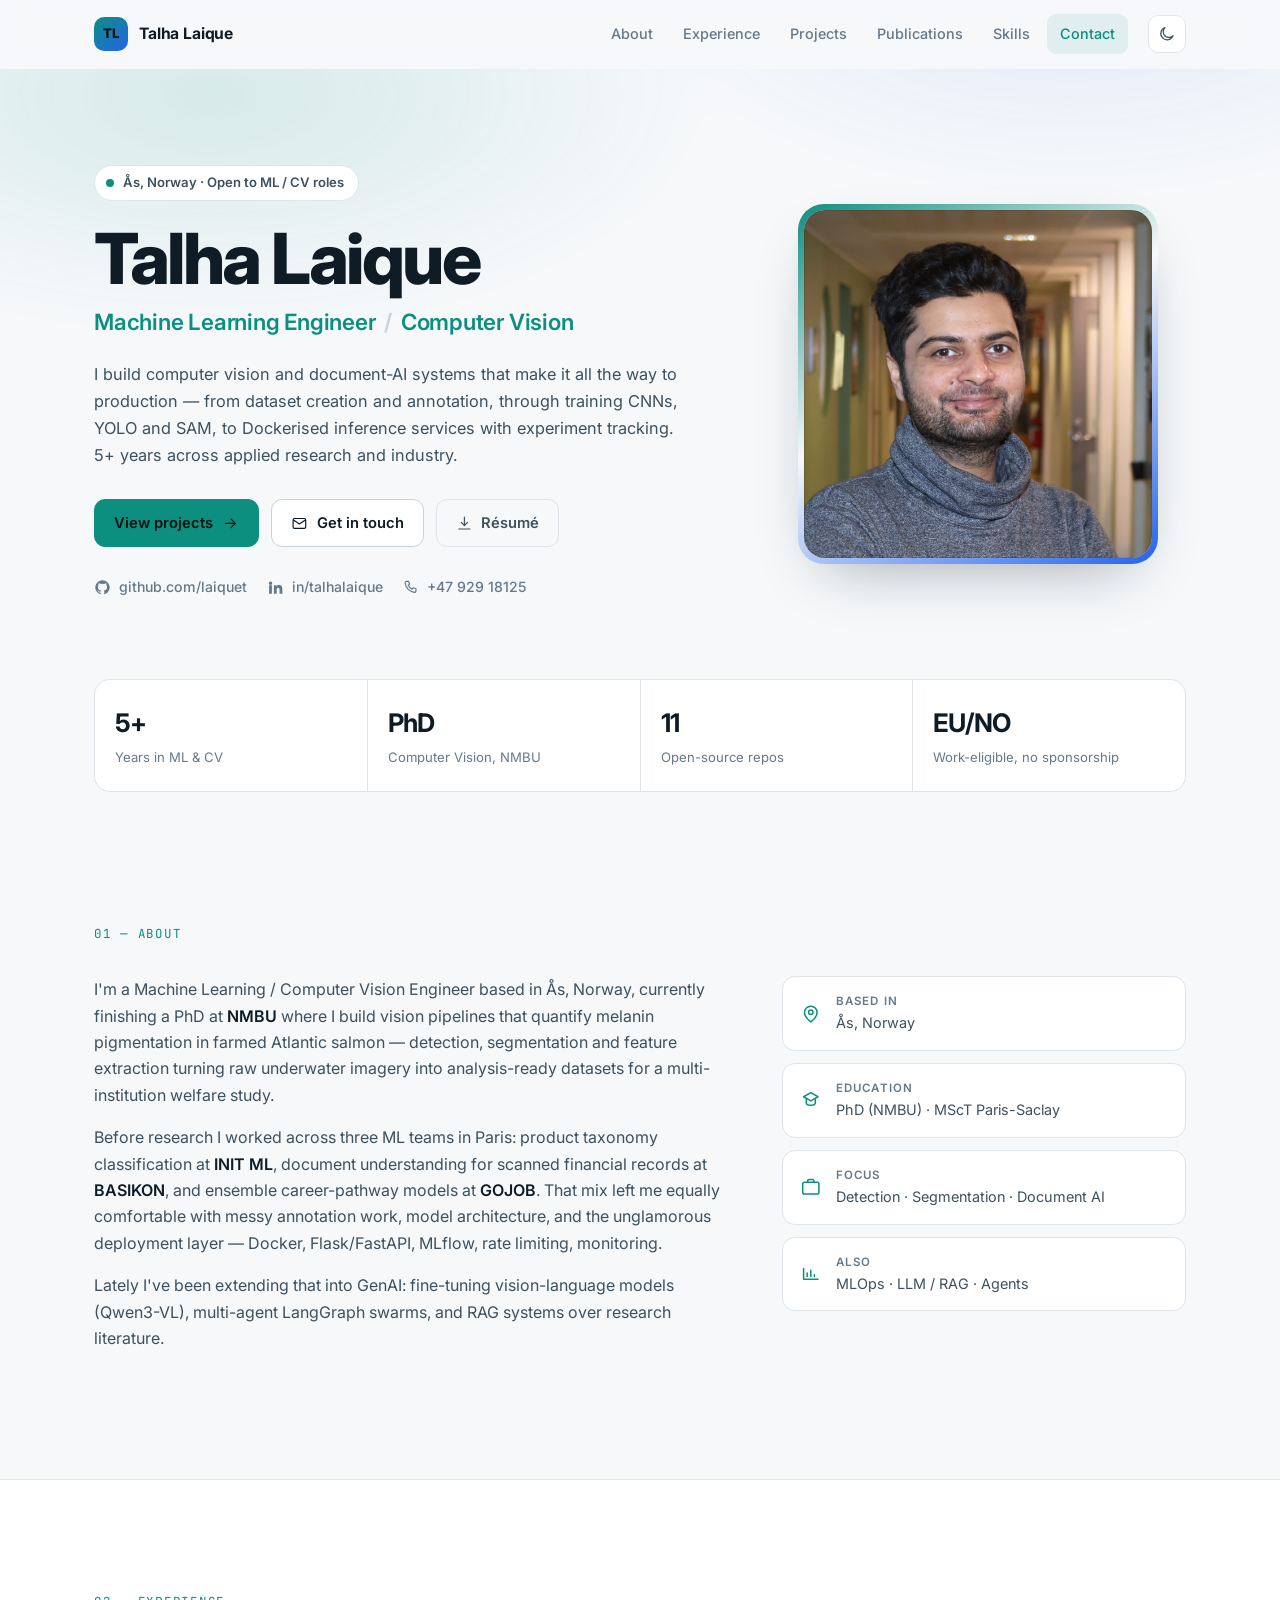
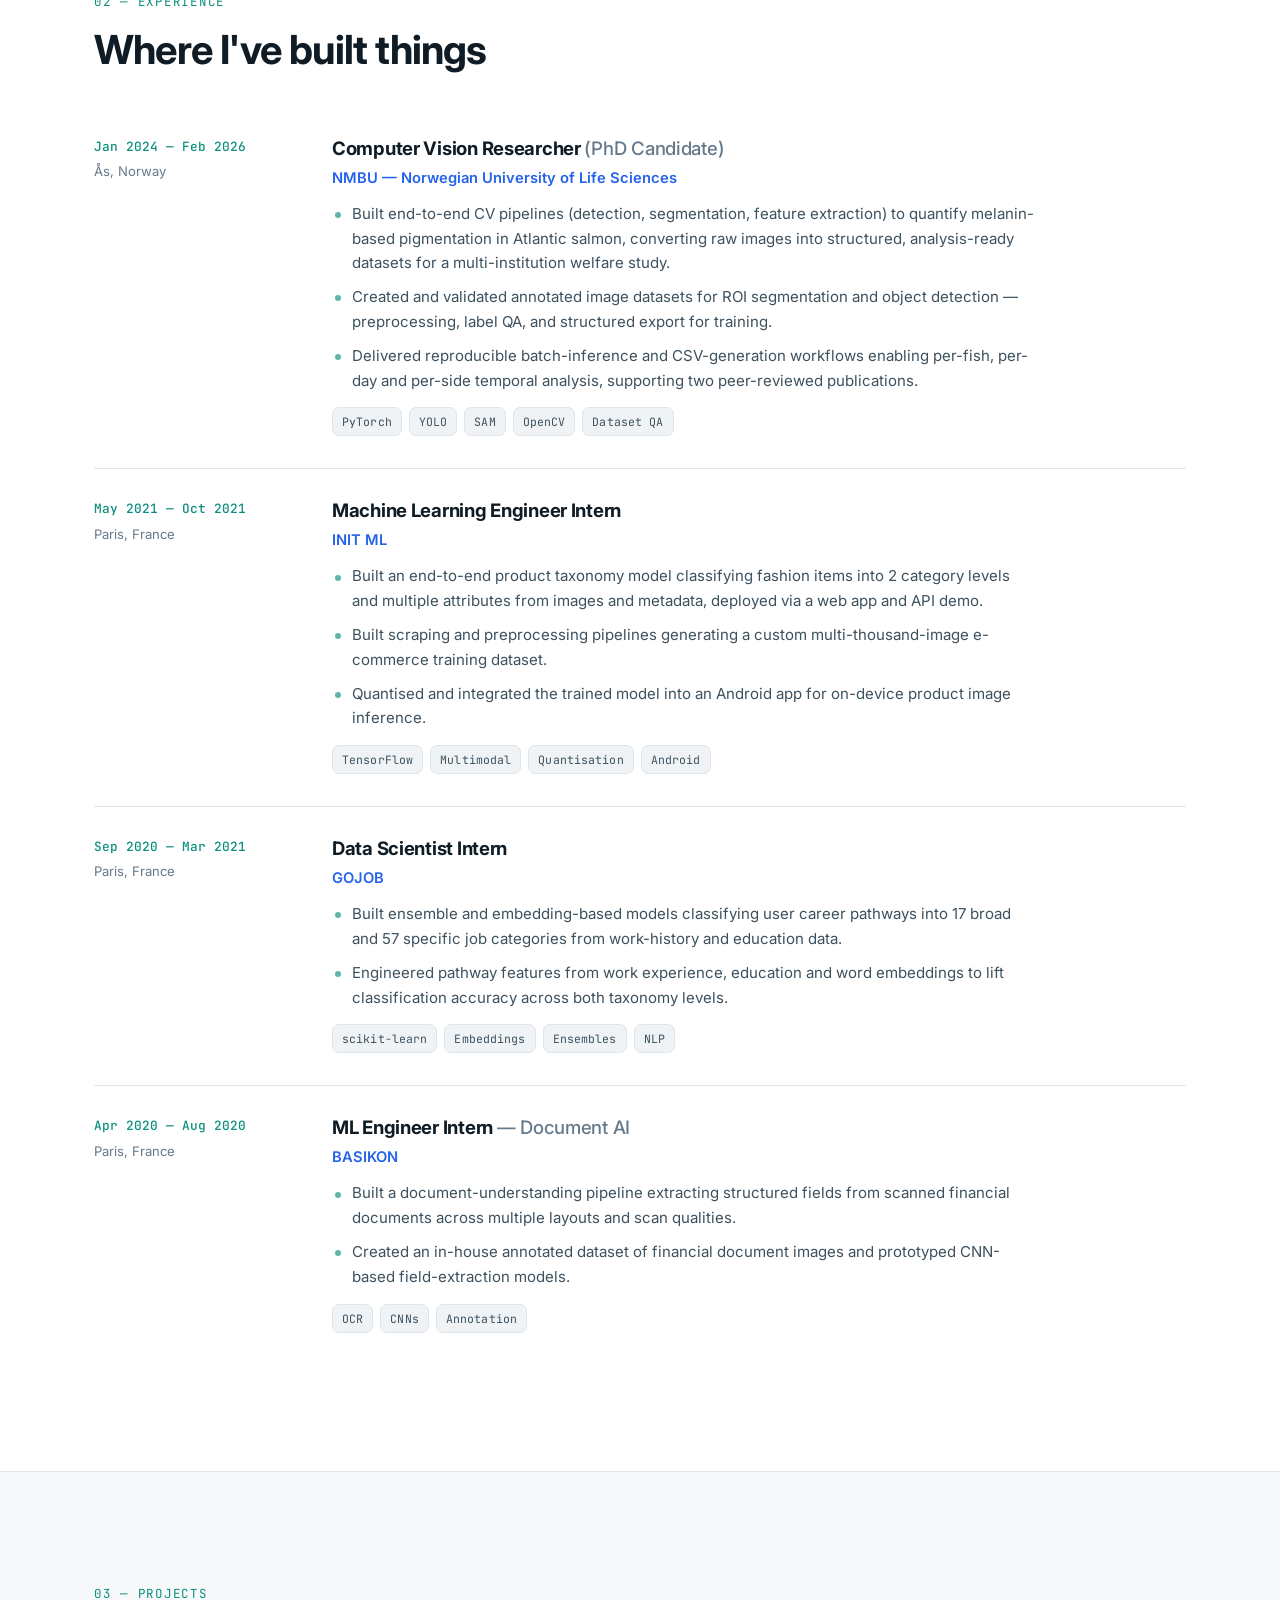
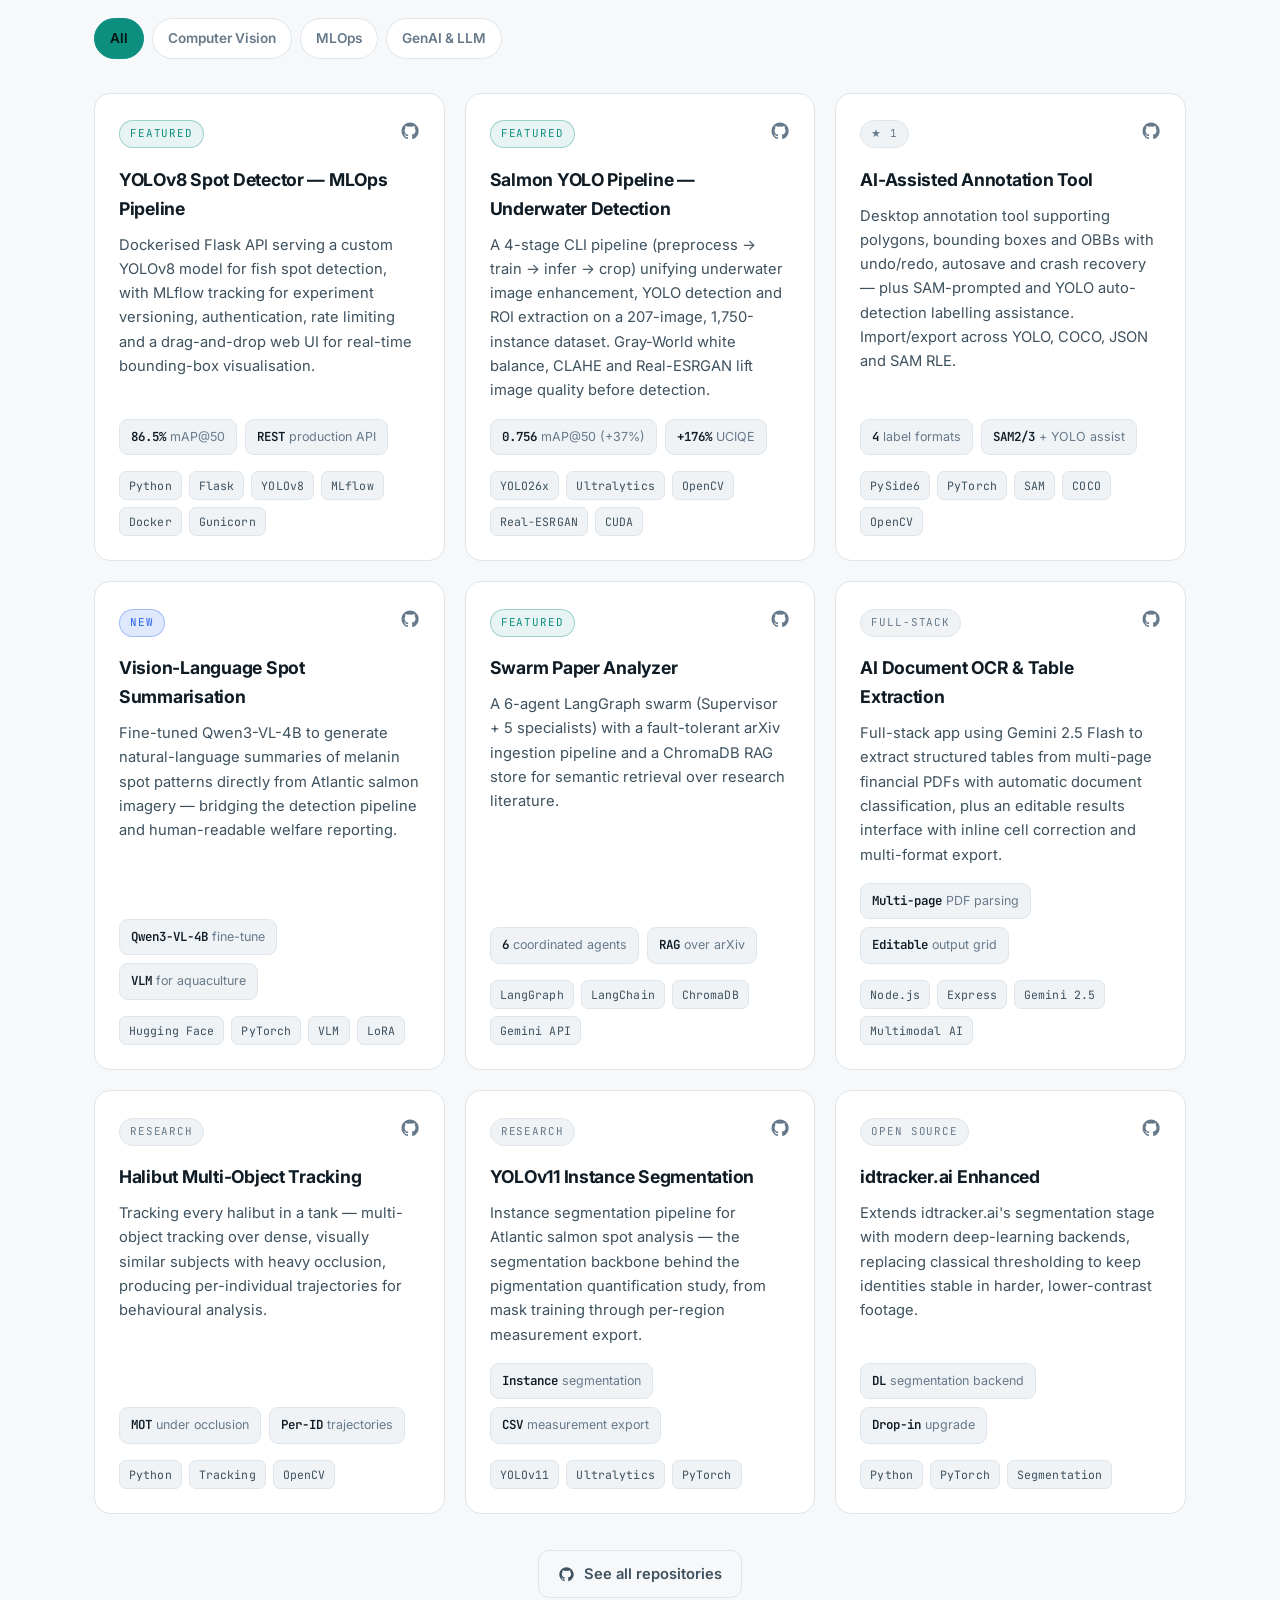
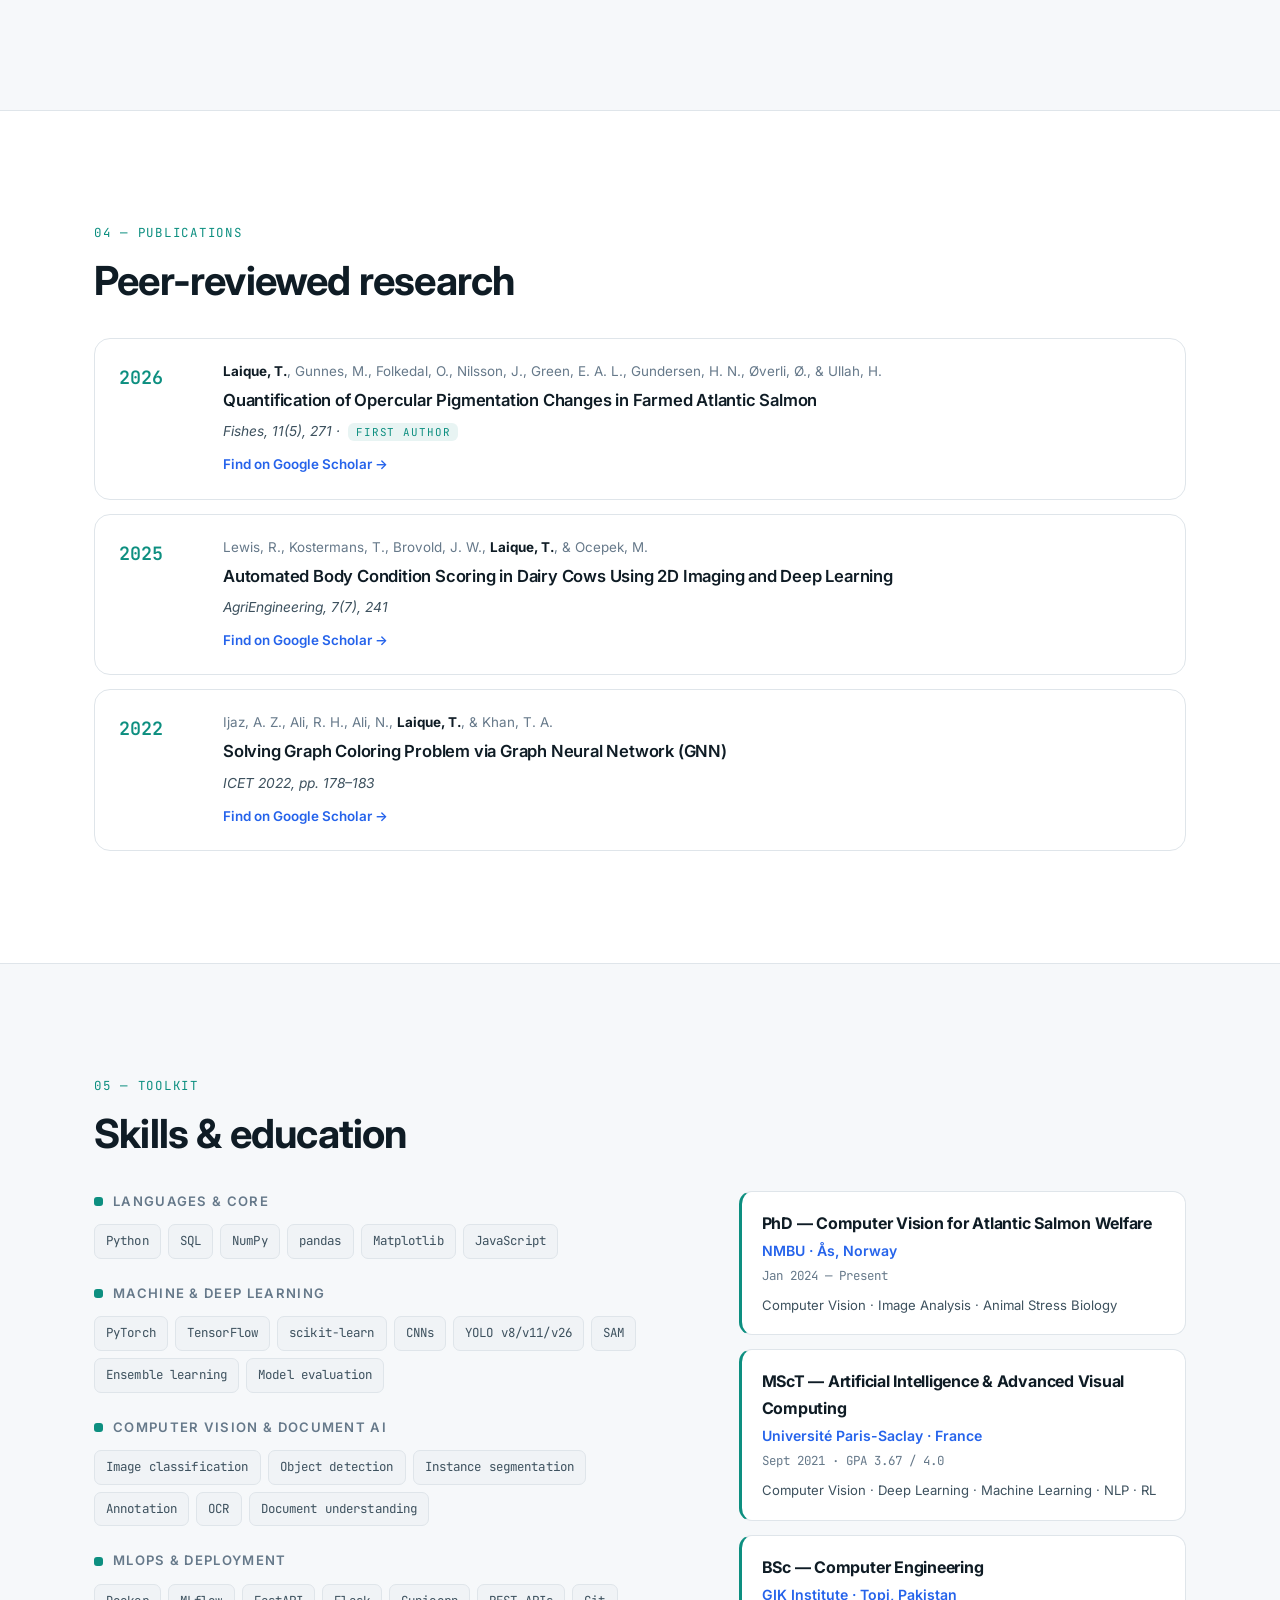
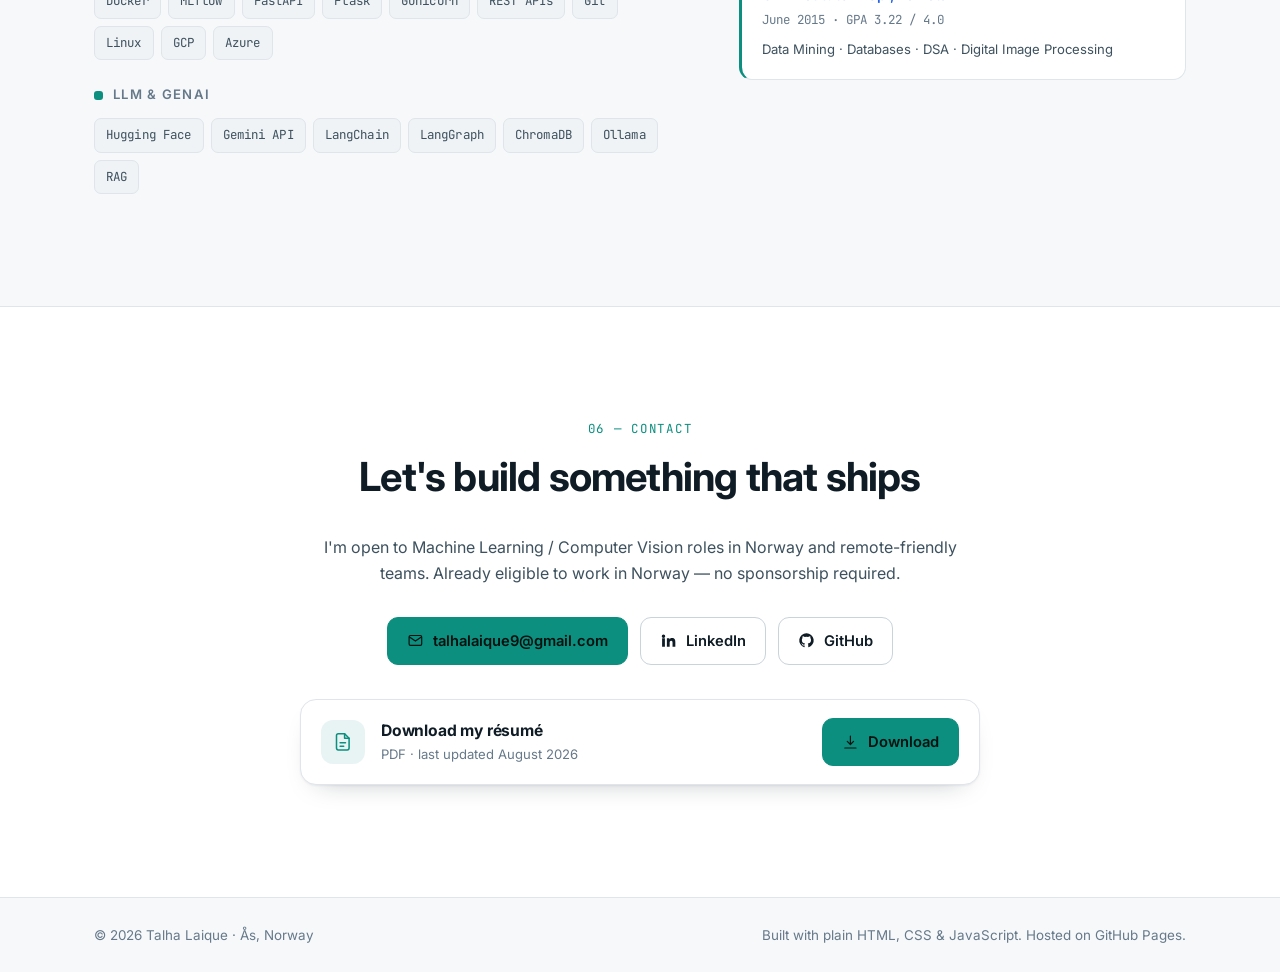
<file: index.html>
<!DOCTYPE html>
<html lang="en" data-theme="dark">
<head>
<meta charset="utf-8" />
<meta name="viewport" content="width=device-width, initial-scale=1" />
<title>Talha Laique — Machine Learning &amp; Computer Vision Engineer</title>
<meta name="description" content="Talha Laique — Machine Learning / Computer Vision Engineer in Ås, Norway. 5+ years building and deploying detection, segmentation and document-AI systems end to end." />
<meta name="author" content="Talha Laique" />
<link rel="canonical" href="https://laiquet.github.io/" />

<meta property="og:type" content="website" />
<meta property="og:title" content="Talha Laique — Machine Learning &amp; Computer Vision Engineer" />
<meta property="og:description" content="5+ years building and deploying computer vision, classification and document-AI systems end to end." />
<meta property="og:image" content="assets/talha.jpg" />
<meta name="twitter:card" content="summary_large_image" />

<link rel="icon" href="data:image/svg+xml,%3Csvg xmlns='http://www.w3.org/2000/svg' viewBox='0 0 100 100'%3E%3Crect width='100' height='100' rx='22' fill='%230d9488'/%3E%3Ctext x='50' y='50' font-family='Segoe UI,Helvetica,Arial' font-size='46' font-weight='700' fill='%23ffffff' text-anchor='middle' dominant-baseline='central'%3ETL%3C/text%3E%3C/svg%3E" />

<link rel="preconnect" href="https://fonts.googleapis.com" />
<link rel="preconnect" href="https://fonts.gstatic.com" crossorigin />
<link href="https://fonts.googleapis.com/css2?family=Inter:wght@400;500;600;700;800&family=JetBrains+Mono:wght@400;500&display=swap" rel="stylesheet" />
<link rel="stylesheet" href="styles.css" />

<script>
// Set the theme before first paint so there is no flash of the wrong palette.
(function () {
  try {
    var saved = localStorage.getItem('tl-theme');
    var prefersLight = window.matchMedia('(prefers-color-scheme: light)').matches;
    document.documentElement.setAttribute('data-theme', saved || (prefersLight ? 'light' : 'dark'));
  } catch (e) { /* keep the dark default */ }
})();
</script>
</head>
<body>

<a class="skip-link" href="#main">Skip to content</a>

<header class="nav" id="nav">
  <div class="wrap nav__inner">
    <a class="brand" href="#top">
      <span class="brand__mark">TL</span>
      <span class="brand__text">Talha Laique</span>
    </a>

    <nav class="nav__links" id="navLinks" aria-label="Primary">
      <a href="#about">About</a>
      <a href="#experience">Experience</a>
      <a href="#projects">Projects</a>
      <a href="#publications">Publications</a>
      <a href="#skills">Skills</a>
      <a href="#contact">Contact</a>
    </nav>

    <div class="nav__actions">
      <button class="icon-btn" id="themeToggle" type="button" aria-label="Toggle colour theme">
        <svg class="i-sun" viewBox="0 0 24 24" aria-hidden="true"><circle cx="12" cy="12" r="4.2"/><path d="M12 2v2.6M12 19.4V22M2 12h2.6M19.4 12H22M4.9 4.9l1.9 1.9M17.2 17.2l1.9 1.9M19.1 4.9l-1.9 1.9M6.8 17.2l-1.9 1.9"/></svg>
        <svg class="i-moon" viewBox="0 0 24 24" aria-hidden="true"><path d="M20.5 14.6A8.6 8.6 0 1 1 9.4 3.5a7 7 0 0 0 11.1 11.1Z"/></svg>
      </button>
      <button class="icon-btn nav__burger" id="burger" type="button" aria-label="Open menu" aria-expanded="false" aria-controls="navLinks">
        <svg viewBox="0 0 24 24" aria-hidden="true"><path d="M4 7h16M4 12h16M4 17h16"/></svg>
      </button>
    </div>
  </div>
</header>

<main id="main">
  <span id="top"></span>

  <!-- ============ HERO ============ -->
  <section class="hero">
    <div class="hero__glow" aria-hidden="true"></div>
    <div class="wrap hero__inner">
      <div class="hero__copy">
        <p class="eyebrow"><span class="dot"></span>Ås, Norway · Open to ML / CV roles</p>
        <h1>Talha Laique</h1>
        <p class="hero__role">Machine Learning Engineer <span class="sep">/</span> Computer Vision</p>
        <p class="hero__blurb">
          I build computer vision and document-AI systems that make it all the way to production —
          from dataset creation and annotation, through training CNNs, YOLO and SAM, to Dockerised
          inference services with experiment tracking. 5+ years across applied research and industry.
        </p>

        <div class="hero__cta">
          <a class="btn btn--primary" href="#projects">
            View projects
            <svg viewBox="0 0 24 24" aria-hidden="true"><path d="M5 12h13M13 6l6 6-6 6"/></svg>
          </a>
          <a class="btn" href="mailto:talhalaique9@gmail.com">
            <svg viewBox="0 0 24 24" aria-hidden="true"><rect x="3" y="5" width="18" height="14" rx="2"/><path d="m3.5 7 8.5 6 8.5-6"/></svg>
            Get in touch
          </a>
          <!-- Stable résumé link. To publish a new version: overwrite assets/resume.pdf
               and bump ?v= here and in the contact section (see README). -->
          <a class="btn btn--ghost js-resume" href="assets/resume.pdf?v=2026-08" download="Talha-Laique-Resume.pdf">
            <svg viewBox="0 0 24 24" aria-hidden="true"><path d="M12 3v12M7.5 10.5 12 15l4.5-4.5M4 20h16"/></svg>
            Résumé
          </a>
        </div>

        <ul class="hero__links">
          <li><a href="https://github.com/laiquet" target="_blank" rel="noopener">
            <svg viewBox="0 0 24 24" aria-hidden="true" class="fill"><path d="M12 1.8a10.2 10.2 0 0 0-3.23 19.88c.51.1.7-.22.7-.49v-1.9c-2.84.62-3.44-1.2-3.44-1.2-.47-1.18-1.14-1.5-1.14-1.5-.93-.63.07-.62.07-.62 1.03.07 1.57 1.06 1.57 1.06.91 1.57 2.4 1.11 2.99.85.09-.66.36-1.11.65-1.37-2.27-.26-4.66-1.14-4.66-5.06 0-1.12.4-2.03 1.06-2.75-.11-.26-.46-1.3.1-2.72 0 0 .86-.28 2.82 1.05a9.7 9.7 0 0 1 5.14 0c1.96-1.33 2.82-1.05 2.82-1.05.56 1.42.21 2.46.1 2.72.66.72 1.06 1.63 1.06 2.75 0 3.93-2.4 4.8-4.68 5.05.37.32.7.94.7 1.9v2.82c0 .27.19.6.71.49A10.2 10.2 0 0 0 12 1.8Z"/></svg>
            github.com/laiquet</a></li>
          <li><a href="https://www.linkedin.com/in/talhalaique/" target="_blank" rel="noopener">
            <svg viewBox="0 0 24 24" aria-hidden="true" class="fill"><path d="M4.98 3.5a2.5 2.5 0 1 1 0 5 2.5 2.5 0 0 1 0-5ZM3 9h4v12H3V9Zm6.5 0h3.8v1.7h.06c.53-.95 1.83-1.95 3.77-1.95 4.03 0 4.78 2.53 4.78 5.83V21h-4v-5.5c0-1.31-.03-3-1.9-3-1.9 0-2.2 1.42-2.2 2.9V21h-4V9Z"/></svg>
            in/talhalaique</a></li>
          <li><a href="tel:+4792918125">
            <svg viewBox="0 0 24 24" aria-hidden="true"><path d="M5 3.5h3l1.5 4-2 1.5a12 12 0 0 0 5.5 5.5l1.5-2 4 1.5v3a2 2 0 0 1-2.2 2A16.5 16.5 0 0 1 3 5.7 2 2 0 0 1 5 3.5Z"/></svg>
            +47 929 18125</a></li>
        </ul>
      </div>

      <div class="hero__photo">
        <div class="photo-frame">
          <img src="assets/talha.jpg" alt="Portrait of Talha Laique" width="880" height="880" />
        </div>
      </div>
    </div>

    <div class="wrap">
      <ul class="stats" role="list">
        <li><strong>5+</strong><span>Years in ML &amp; CV</span></li>
        <li><strong>PhD</strong><span>Computer Vision, NMBU</span></li>
        <li><strong>11</strong><span>Open-source repos</span></li>
        <li><strong>EU/NO</strong><span>Work-eligible, no sponsorship</span></li>
      </ul>
    </div>
  </section>

  <!-- ============ ABOUT ============ -->
  <section id="about" class="section">
    <div class="wrap">
      <p class="kicker kicker--solo">01 — About</p>

      <div class="about">
        <div class="about__text">
          <p>
            I'm a Machine Learning / Computer Vision Engineer based in Ås, Norway, currently finishing a
            PhD at <strong>NMBU</strong> where I build vision pipelines that quantify melanin pigmentation
            in farmed Atlantic salmon — detection, segmentation and feature extraction turning raw
            underwater imagery into analysis-ready datasets for a multi-institution welfare study.
          </p>
          <p>
            Before research I worked across three ML teams in Paris: product taxonomy classification at
            <strong>INIT ML</strong>, document understanding for scanned financial records at
            <strong>BASIKON</strong>, and ensemble career-pathway models at <strong>GOJOB</strong>.
            That mix left me equally comfortable with messy annotation work, model architecture, and the
            unglamorous deployment layer — Docker, Flask/FastAPI, MLflow, rate limiting, monitoring.
          </p>
          <p>
            Lately I've been extending that into GenAI: fine-tuning vision-language models (Qwen3-VL),
            multi-agent LangGraph swarms, and RAG systems over research literature.
          </p>
        </div>

        <ul class="about__facts" role="list">
          <li>
            <svg viewBox="0 0 24 24" aria-hidden="true"><path d="M12 21s7-5.2 7-10.5A7 7 0 0 0 5 10.5C5 15.8 12 21 12 21Z"/><circle cx="12" cy="10.3" r="2.4"/></svg>
            <div><strong>Based in</strong>Ås, Norway</div>
          </li>
          <li>
            <svg viewBox="0 0 24 24" aria-hidden="true"><path d="M4 7.5 12 3l8 4.5-8 4.5-8-4.5Z"/><path d="M7 10v4.5c0 1.4 2.2 2.5 5 2.5s5-1.1 5-2.5V10"/></svg>
            <div><strong>Education</strong>PhD (NMBU) · MScT Paris-Saclay</div>
          </li>
          <li>
            <svg viewBox="0 0 24 24" aria-hidden="true"><rect x="3" y="7" width="18" height="13" rx="2"/><path d="M8.5 7V5.5A1.5 1.5 0 0 1 10 4h4a1.5 1.5 0 0 1 1.5 1.5V7"/></svg>
            <div><strong>Focus</strong>Detection · Segmentation · Document AI</div>
          </li>
          <li>
            <svg viewBox="0 0 24 24" aria-hidden="true"><path d="M4 18V6M4 18h16"/><path d="M8 15V11M12 15V8M16 15v-2"/></svg>
            <div><strong>Also</strong>MLOps · LLM / RAG · Agents</div>
          </li>
        </ul>
      </div>
    </div>
  </section>

  <!-- ============ EXPERIENCE ============ -->
  <section id="experience" class="section section--alt">
    <div class="wrap">
      <p class="kicker">02 — Experience</p>
      <h2 class="h2">Where I've built things</h2>

      <ol class="timeline" role="list">
        <li class="tl">
          <div class="tl__meta">
            <span class="tl__date">Jan 2024 — Feb 2026</span>
            <span class="tl__place">Ås, Norway</span>
          </div>
          <div class="tl__body">
            <h3>Computer Vision Researcher <span class="tl__sub">(PhD Candidate)</span></h3>
            <p class="tl__org">NMBU — Norwegian University of Life Sciences</p>
            <ul>
              <li>Built end-to-end CV pipelines (detection, segmentation, feature extraction) to quantify melanin-based pigmentation in Atlantic salmon, converting raw images into structured, analysis-ready datasets for a multi-institution welfare study.</li>
              <li>Created and validated annotated image datasets for ROI segmentation and object detection — preprocessing, label QA, and structured export for training.</li>
              <li>Delivered reproducible batch-inference and CSV-generation workflows enabling per-fish, per-day and per-side temporal analysis, supporting two peer-reviewed publications.</li>
            </ul>
            <div class="chips"><span>PyTorch</span><span>YOLO</span><span>SAM</span><span>OpenCV</span><span>Dataset QA</span></div>
          </div>
        </li>

        <li class="tl">
          <div class="tl__meta">
            <span class="tl__date">May 2021 — Oct 2021</span>
            <span class="tl__place">Paris, France</span>
          </div>
          <div class="tl__body">
            <h3>Machine Learning Engineer Intern</h3>
            <p class="tl__org">INIT ML</p>
            <ul>
              <li>Built an end-to-end product taxonomy model classifying fashion items into 2 category levels and multiple attributes from images and metadata, deployed via a web app and API demo.</li>
              <li>Built scraping and preprocessing pipelines generating a custom multi-thousand-image e-commerce training dataset.</li>
              <li>Quantised and integrated the trained model into an Android app for on-device product image inference.</li>
            </ul>
            <div class="chips"><span>TensorFlow</span><span>Multimodal</span><span>Quantisation</span><span>Android</span></div>
          </div>
        </li>

        <li class="tl">
          <div class="tl__meta">
            <span class="tl__date">Sep 2020 — Mar 2021</span>
            <span class="tl__place">Paris, France</span>
          </div>
          <div class="tl__body">
            <h3>Data Scientist Intern</h3>
            <p class="tl__org">GOJOB</p>
            <ul>
              <li>Built ensemble and embedding-based models classifying user career pathways into 17 broad and 57 specific job categories from work-history and education data.</li>
              <li>Engineered pathway features from work experience, education and word embeddings to lift classification accuracy across both taxonomy levels.</li>
            </ul>
            <div class="chips"><span>scikit-learn</span><span>Embeddings</span><span>Ensembles</span><span>NLP</span></div>
          </div>
        </li>

        <li class="tl">
          <div class="tl__meta">
            <span class="tl__date">Apr 2020 — Aug 2020</span>
            <span class="tl__place">Paris, France</span>
          </div>
          <div class="tl__body">
            <h3>ML Engineer Intern <span class="tl__sub">— Document AI</span></h3>
            <p class="tl__org">BASIKON</p>
            <ul>
              <li>Built a document-understanding pipeline extracting structured fields from scanned financial documents across multiple layouts and scan qualities.</li>
              <li>Created an in-house annotated dataset of financial document images and prototyped CNN-based field-extraction models.</li>
            </ul>
            <div class="chips"><span>OCR</span><span>CNNs</span><span>Annotation</span></div>
          </div>
        </li>
      </ol>
    </div>
  </section>

  <!-- ============ PROJECTS ============ -->
  <section id="projects" class="section">
    <div class="wrap">
      <p class="kicker">03 — Projects</p>
      <div class="section__head">
        <div class="filters" role="group" aria-label="Filter projects">
          <button class="chip is-active" data-filter="all" type="button">All</button>
          <button class="chip" data-filter="cv" type="button">Computer Vision</button>
          <button class="chip" data-filter="mlops" type="button">MLOps</button>
          <button class="chip" data-filter="genai" type="button">GenAI &amp; LLM</button>
        </div>
      </div>

      <div class="grid" id="projectGrid">

        <article class="card" data-tags="cv mlops">
          <div class="card__top">
            <span class="card__badge">Featured</span>
            <a class="card__gh" href="https://github.com/laiquet/spots-detector-app" target="_blank" rel="noopener" aria-label="Open spots-detector-app on GitHub">
              <svg viewBox="0 0 24 24" aria-hidden="true" class="fill"><path d="M12 1.8a10.2 10.2 0 0 0-3.23 19.88c.51.1.7-.22.7-.49v-1.9c-2.84.62-3.44-1.2-3.44-1.2-.47-1.18-1.14-1.5-1.14-1.5-.93-.63.07-.62.07-.62 1.03.07 1.57 1.06 1.57 1.06.91 1.57 2.4 1.11 2.99.85.09-.66.36-1.11.65-1.37-2.27-.26-4.66-1.14-4.66-5.06 0-1.12.4-2.03 1.06-2.75-.11-.26-.46-1.3.1-2.72 0 0 .86-.28 2.82 1.05a9.7 9.7 0 0 1 5.14 0c1.96-1.33 2.82-1.05 2.82-1.05.56 1.42.21 2.46.1 2.72.66.72 1.06 1.63 1.06 2.75 0 3.93-2.4 4.8-4.68 5.05.37.32.7.94.7 1.9v2.82c0 .27.19.6.71.49A10.2 10.2 0 0 0 12 1.8Z"/></svg>
            </a>
          </div>
          <h3>YOLOv8 Spot Detector — MLOps Pipeline</h3>
          <p>Dockerised Flask API serving a custom YOLOv8 model for fish spot detection, with MLflow tracking for experiment versioning, authentication, rate limiting and a drag-and-drop web UI for real-time bounding-box visualisation.</p>
          <ul class="metrics" role="list"><li><strong>86.5%</strong> mAP@50</li><li><strong>REST</strong> production API</li></ul>
          <div class="chips"><span>Python</span><span>Flask</span><span>YOLOv8</span><span>MLflow</span><span>Docker</span><span>Gunicorn</span></div>
        </article>

        <article class="card" data-tags="cv">
          <div class="card__top">
            <span class="card__badge">Featured</span>
            <a class="card__gh" href="https://github.com/laiquet/yolo-underwater" target="_blank" rel="noopener" aria-label="Open yolo-underwater on GitHub">
              <svg viewBox="0 0 24 24" aria-hidden="true" class="fill"><path d="M12 1.8a10.2 10.2 0 0 0-3.23 19.88c.51.1.7-.22.7-.49v-1.9c-2.84.62-3.44-1.2-3.44-1.2-.47-1.18-1.14-1.5-1.14-1.5-.93-.63.07-.62.07-.62 1.03.07 1.57 1.06 1.57 1.06.91 1.57 2.4 1.11 2.99.85.09-.66.36-1.11.65-1.37-2.27-.26-4.66-1.14-4.66-5.06 0-1.12.4-2.03 1.06-2.75-.11-.26-.46-1.3.1-2.72 0 0 .86-.28 2.82 1.05a9.7 9.7 0 0 1 5.14 0c1.96-1.33 2.82-1.05 2.82-1.05.56 1.42.21 2.46.1 2.72.66.72 1.06 1.63 1.06 2.75 0 3.93-2.4 4.8-4.68 5.05.37.32.7.94.7 1.9v2.82c0 .27.19.6.71.49A10.2 10.2 0 0 0 12 1.8Z"/></svg>
            </a>
          </div>
          <h3>Salmon YOLO Pipeline — Underwater Detection</h3>
          <p>A 4-stage CLI pipeline (preprocess → train → infer → crop) unifying underwater image enhancement, YOLO detection and ROI extraction on a 207-image, 1,750-instance dataset. Gray-World white balance, CLAHE and Real-ESRGAN lift image quality before detection.</p>
          <ul class="metrics" role="list"><li><strong>0.756</strong> mAP@50 (+37%)</li><li><strong>+176%</strong> UCIQE</li></ul>
          <div class="chips"><span>YOLO26x</span><span>Ultralytics</span><span>OpenCV</span><span>Real-ESRGAN</span><span>CUDA</span></div>
        </article>

        <article class="card" data-tags="cv">
          <div class="card__top">
            <span class="card__badge card__badge--alt">★ 1</span>
            <a class="card__gh" href="https://github.com/laiquet/multimodal-labeling-tool" target="_blank" rel="noopener" aria-label="Open multimodal-labeling-tool on GitHub">
              <svg viewBox="0 0 24 24" aria-hidden="true" class="fill"><path d="M12 1.8a10.2 10.2 0 0 0-3.23 19.88c.51.1.7-.22.7-.49v-1.9c-2.84.62-3.44-1.2-3.44-1.2-.47-1.18-1.14-1.5-1.14-1.5-.93-.63.07-.62.07-.62 1.03.07 1.57 1.06 1.57 1.06.91 1.57 2.4 1.11 2.99.85.09-.66.36-1.11.65-1.37-2.27-.26-4.66-1.14-4.66-5.06 0-1.12.4-2.03 1.06-2.75-.11-.26-.46-1.3.1-2.72 0 0 .86-.28 2.82 1.05a9.7 9.7 0 0 1 5.14 0c1.96-1.33 2.82-1.05 2.82-1.05.56 1.42.21 2.46.1 2.72.66.72 1.06 1.63 1.06 2.75 0 3.93-2.4 4.8-4.68 5.05.37.32.7.94.7 1.9v2.82c0 .27.19.6.71.49A10.2 10.2 0 0 0 12 1.8Z"/></svg>
            </a>
          </div>
          <h3>AI-Assisted Annotation Tool</h3>
          <p>Desktop annotation tool supporting polygons, bounding boxes and OBBs with undo/redo, autosave and crash recovery — plus SAM-prompted and YOLO auto-detection labelling assistance. Import/export across YOLO, COCO, JSON and SAM RLE.</p>
          <ul class="metrics" role="list"><li><strong>4</strong> label formats</li><li><strong>SAM2/3</strong> + YOLO assist</li></ul>
          <div class="chips"><span>PySide6</span><span>PyTorch</span><span>SAM</span><span>COCO</span><span>OpenCV</span></div>
        </article>

        <article class="card" data-tags="genai cv">
          <div class="card__top">
            <span class="card__badge card__badge--new">New</span>
            <a class="card__gh" href="https://github.com/laiquet/vision-language-spots" target="_blank" rel="noopener" aria-label="Open vision-language-spots on GitHub">
              <svg viewBox="0 0 24 24" aria-hidden="true" class="fill"><path d="M12 1.8a10.2 10.2 0 0 0-3.23 19.88c.51.1.7-.22.7-.49v-1.9c-2.84.62-3.44-1.2-3.44-1.2-.47-1.18-1.14-1.5-1.14-1.5-.93-.63.07-.62.07-.62 1.03.07 1.57 1.06 1.57 1.06.91 1.57 2.4 1.11 2.99.85.09-.66.36-1.11.65-1.37-2.27-.26-4.66-1.14-4.66-5.06 0-1.12.4-2.03 1.06-2.75-.11-.26-.46-1.3.1-2.72 0 0 .86-.28 2.82 1.05a9.7 9.7 0 0 1 5.14 0c1.96-1.33 2.82-1.05 2.82-1.05.56 1.42.21 2.46.1 2.72.66.72 1.06 1.63 1.06 2.75 0 3.93-2.4 4.8-4.68 5.05.37.32.7.94.7 1.9v2.82c0 .27.19.6.71.49A10.2 10.2 0 0 0 12 1.8Z"/></svg>
            </a>
          </div>
          <h3>Vision-Language Spot Summarisation</h3>
          <p>Fine-tuned Qwen3-VL-4B to generate natural-language summaries of melanin spot patterns directly from Atlantic salmon imagery — bridging the detection pipeline and human-readable welfare reporting.</p>
          <ul class="metrics" role="list"><li><strong>Qwen3-VL-4B</strong> fine-tune</li><li><strong>VLM</strong> for aquaculture</li></ul>
          <div class="chips"><span>Hugging Face</span><span>PyTorch</span><span>VLM</span><span>LoRA</span></div>
        </article>

        <article class="card" data-tags="genai">
          <div class="card__top">
            <span class="card__badge">Featured</span>
            <a class="card__gh" href="https://github.com/laiquet/agents-swarm-paper-analyzer" target="_blank" rel="noopener" aria-label="Open agents-swarm-paper-analyzer on GitHub">
              <svg viewBox="0 0 24 24" aria-hidden="true" class="fill"><path d="M12 1.8a10.2 10.2 0 0 0-3.23 19.88c.51.1.7-.22.7-.49v-1.9c-2.84.62-3.44-1.2-3.44-1.2-.47-1.18-1.14-1.5-1.14-1.5-.93-.63.07-.62.07-.62 1.03.07 1.57 1.06 1.57 1.06.91 1.57 2.4 1.11 2.99.85.09-.66.36-1.11.65-1.37-2.27-.26-4.66-1.14-4.66-5.06 0-1.12.4-2.03 1.06-2.75-.11-.26-.46-1.3.1-2.72 0 0 .86-.28 2.82 1.05a9.7 9.7 0 0 1 5.14 0c1.96-1.33 2.82-1.05 2.82-1.05.56 1.42.21 2.46.1 2.72.66.72 1.06 1.63 1.06 2.75 0 3.93-2.4 4.8-4.68 5.05.37.32.7.94.7 1.9v2.82c0 .27.19.6.71.49A10.2 10.2 0 0 0 12 1.8Z"/></svg>
            </a>
          </div>
          <h3>Swarm Paper Analyzer</h3>
          <p>A 6-agent LangGraph swarm (Supervisor + 5 specialists) with a fault-tolerant arXiv ingestion pipeline and a ChromaDB RAG store for semantic retrieval over research literature.</p>
          <ul class="metrics" role="list"><li><strong>6</strong> coordinated agents</li><li><strong>RAG</strong> over arXiv</li></ul>
          <div class="chips"><span>LangGraph</span><span>LangChain</span><span>ChromaDB</span><span>Gemini API</span></div>
        </article>

        <article class="card" data-tags="genai mlops">
          <div class="card__top">
            <span class="card__badge card__badge--alt">Full-stack</span>
            <a class="card__gh" href="https://github.com/laiquet/document-ocr" target="_blank" rel="noopener" aria-label="Open document-ocr on GitHub">
              <svg viewBox="0 0 24 24" aria-hidden="true" class="fill"><path d="M12 1.8a10.2 10.2 0 0 0-3.23 19.88c.51.1.7-.22.7-.49v-1.9c-2.84.62-3.44-1.2-3.44-1.2-.47-1.18-1.14-1.5-1.14-1.5-.93-.63.07-.62.07-.62 1.03.07 1.57 1.06 1.57 1.06.91 1.57 2.4 1.11 2.99.85.09-.66.36-1.11.65-1.37-2.27-.26-4.66-1.14-4.66-5.06 0-1.12.4-2.03 1.06-2.75-.11-.26-.46-1.3.1-2.72 0 0 .86-.28 2.82 1.05a9.7 9.7 0 0 1 5.14 0c1.96-1.33 2.82-1.05 2.82-1.05.56 1.42.21 2.46.1 2.72.66.72 1.06 1.63 1.06 2.75 0 3.93-2.4 4.8-4.68 5.05.37.32.7.94.7 1.9v2.82c0 .27.19.6.71.49A10.2 10.2 0 0 0 12 1.8Z"/></svg>
            </a>
          </div>
          <h3>AI Document OCR &amp; Table Extraction</h3>
          <p>Full-stack app using Gemini 2.5 Flash to extract structured tables from multi-page financial PDFs with automatic document classification, plus an editable results interface with inline cell correction and multi-format export.</p>
          <ul class="metrics" role="list"><li><strong>Multi-page</strong> PDF parsing</li><li><strong>Editable</strong> output grid</li></ul>
          <div class="chips"><span>Node.js</span><span>Express</span><span>Gemini 2.5</span><span>Multimodal AI</span></div>
        </article>

        <article class="card" data-tags="cv">
          <div class="card__top">
            <span class="card__badge card__badge--alt">Research</span>
            <a class="card__gh" href="https://github.com/laiquet/halibut-tracking" target="_blank" rel="noopener" aria-label="Open halibut-tracking on GitHub">
              <svg viewBox="0 0 24 24" aria-hidden="true" class="fill"><path d="M12 1.8a10.2 10.2 0 0 0-3.23 19.88c.51.1.7-.22.7-.49v-1.9c-2.84.62-3.44-1.2-3.44-1.2-.47-1.18-1.14-1.5-1.14-1.5-.93-.63.07-.62.07-.62 1.03.07 1.57 1.06 1.57 1.06.91 1.57 2.4 1.11 2.99.85.09-.66.36-1.11.65-1.37-2.27-.26-4.66-1.14-4.66-5.06 0-1.12.4-2.03 1.06-2.75-.11-.26-.46-1.3.1-2.72 0 0 .86-.28 2.82 1.05a9.7 9.7 0 0 1 5.14 0c1.96-1.33 2.82-1.05 2.82-1.05.56 1.42.21 2.46.1 2.72.66.72 1.06 1.63 1.06 2.75 0 3.93-2.4 4.8-4.68 5.05.37.32.7.94.7 1.9v2.82c0 .27.19.6.71.49A10.2 10.2 0 0 0 12 1.8Z"/></svg>
            </a>
          </div>
          <h3>Halibut Multi-Object Tracking</h3>
          <p>Tracking every halibut in a tank — multi-object tracking over dense, visually similar subjects with heavy occlusion, producing per-individual trajectories for behavioural analysis.</p>
          <ul class="metrics" role="list"><li><strong>MOT</strong> under occlusion</li><li><strong>Per-ID</strong> trajectories</li></ul>
          <div class="chips"><span>Python</span><span>Tracking</span><span>OpenCV</span></div>
        </article>

        <article class="card" data-tags="cv">
          <div class="card__top">
            <span class="card__badge card__badge--alt">Research</span>
            <a class="card__gh" href="https://github.com/laiquet/YOLOv11-Segmentation" target="_blank" rel="noopener" aria-label="Open YOLOv11-Segmentation on GitHub">
              <svg viewBox="0 0 24 24" aria-hidden="true" class="fill"><path d="M12 1.8a10.2 10.2 0 0 0-3.23 19.88c.51.1.7-.22.7-.49v-1.9c-2.84.62-3.44-1.2-3.44-1.2-.47-1.18-1.14-1.5-1.14-1.5-.93-.63.07-.62.07-.62 1.03.07 1.57 1.06 1.57 1.06.91 1.57 2.4 1.11 2.99.85.09-.66.36-1.11.65-1.37-2.27-.26-4.66-1.14-4.66-5.06 0-1.12.4-2.03 1.06-2.75-.11-.26-.46-1.3.1-2.72 0 0 .86-.28 2.82 1.05a9.7 9.7 0 0 1 5.14 0c1.96-1.33 2.82-1.05 2.82-1.05.56 1.42.21 2.46.1 2.72.66.72 1.06 1.63 1.06 2.75 0 3.93-2.4 4.8-4.68 5.05.37.32.7.94.7 1.9v2.82c0 .27.19.6.71.49A10.2 10.2 0 0 0 12 1.8Z"/></svg>
            </a>
          </div>
          <h3>YOLOv11 Instance Segmentation</h3>
          <p>Instance segmentation pipeline for Atlantic salmon spot analysis — the segmentation backbone behind the pigmentation quantification study, from mask training through per-region measurement export.</p>
          <ul class="metrics" role="list"><li><strong>Instance</strong> segmentation</li><li><strong>CSV</strong> measurement export</li></ul>
          <div class="chips"><span>YOLOv11</span><span>Ultralytics</span><span>PyTorch</span></div>
        </article>

        <article class="card" data-tags="cv mlops">
          <div class="card__top">
            <span class="card__badge card__badge--alt">Open source</span>
            <a class="card__gh" href="https://github.com/laiquet/idtrackerai-enhanced" target="_blank" rel="noopener" aria-label="Open idtrackerai-enhanced on GitHub">
              <svg viewBox="0 0 24 24" aria-hidden="true" class="fill"><path d="M12 1.8a10.2 10.2 0 0 0-3.23 19.88c.51.1.7-.22.7-.49v-1.9c-2.84.62-3.44-1.2-3.44-1.2-.47-1.18-1.14-1.5-1.14-1.5-.93-.63.07-.62.07-.62 1.03.07 1.57 1.06 1.57 1.06.91 1.57 2.4 1.11 2.99.85.09-.66.36-1.11.65-1.37-2.27-.26-4.66-1.14-4.66-5.06 0-1.12.4-2.03 1.06-2.75-.11-.26-.46-1.3.1-2.72 0 0 .86-.28 2.82 1.05a9.7 9.7 0 0 1 5.14 0c1.96-1.33 2.82-1.05 2.82-1.05.56 1.42.21 2.46.1 2.72.66.72 1.06 1.63 1.06 2.75 0 3.93-2.4 4.8-4.68 5.05.37.32.7.94.7 1.9v2.82c0 .27.19.6.71.49A10.2 10.2 0 0 0 12 1.8Z"/></svg>
            </a>
          </div>
          <h3>idtracker.ai Enhanced</h3>
          <p>Extends idtracker.ai's segmentation stage with modern deep-learning backends, replacing classical thresholding to keep identities stable in harder, lower-contrast footage.</p>
          <ul class="metrics" role="list"><li><strong>DL</strong> segmentation backend</li><li><strong>Drop-in</strong> upgrade</li></ul>
          <div class="chips"><span>Python</span><span>PyTorch</span><span>Segmentation</span></div>
        </article>

      </div>

      <div class="more">
        <a class="btn btn--ghost" href="https://github.com/laiquet?tab=repositories" target="_blank" rel="noopener">
          <svg viewBox="0 0 24 24" aria-hidden="true" class="fill"><path d="M12 1.8a10.2 10.2 0 0 0-3.23 19.88c.51.1.7-.22.7-.49v-1.9c-2.84.62-3.44-1.2-3.44-1.2-.47-1.18-1.14-1.5-1.14-1.5-.93-.63.07-.62.07-.62 1.03.07 1.57 1.06 1.57 1.06.91 1.57 2.4 1.11 2.99.85.09-.66.36-1.11.65-1.37-2.27-.26-4.66-1.14-4.66-5.06 0-1.12.4-2.03 1.06-2.75-.11-.26-.46-1.3.1-2.72 0 0 .86-.28 2.82 1.05a9.7 9.7 0 0 1 5.14 0c1.96-1.33 2.82-1.05 2.82-1.05.56 1.42.21 2.46.1 2.72.66.72 1.06 1.63 1.06 2.75 0 3.93-2.4 4.8-4.68 5.05.37.32.7.94.7 1.9v2.82c0 .27.19.6.71.49A10.2 10.2 0 0 0 12 1.8Z"/></svg>
          See all repositories
        </a>
      </div>
    </div>
  </section>

  <!-- ============ PUBLICATIONS ============ -->
  <section id="publications" class="section section--alt">
    <div class="wrap">
      <p class="kicker">04 — Publications</p>
      <h2 class="h2">Peer-reviewed research</h2>

      <ol class="pubs" role="list">
        <li class="pub">
          <span class="pub__year">2026</span>
          <div>
            <h3><strong>Laique, T.</strong>, Gunnes, M., Folkedal, O., Nilsson, J., Green, E. A. L., Gundersen, H. N., Øverli, Ø., &amp; Ullah, H.</h3>
            <p class="pub__title">Quantification of Opercular Pigmentation Changes in Farmed Atlantic Salmon</p>
            <p class="pub__venue">Fishes, 11(5), 271 · <span class="pub__tag">First author</span></p>
            <a class="pub__link" href="https://scholar.google.com/scholar?q=Quantification+of+Opercular+Pigmentation+Changes+in+Farmed+Atlantic+Salmon" target="_blank" rel="noopener">Find on Google Scholar →</a>
          </div>
        </li>
        <li class="pub">
          <span class="pub__year">2025</span>
          <div>
            <h3>Lewis, R., Kostermans, T., Brovold, J. W., <strong>Laique, T.</strong>, &amp; Ocepek, M.</h3>
            <p class="pub__title">Automated Body Condition Scoring in Dairy Cows Using 2D Imaging and Deep Learning</p>
            <p class="pub__venue">AgriEngineering, 7(7), 241</p>
            <a class="pub__link" href="https://scholar.google.com/scholar?q=Automated+Body+Condition+Scoring+in+Dairy+Cows+Using+2D+Imaging+and+Deep+Learning" target="_blank" rel="noopener">Find on Google Scholar →</a>
          </div>
        </li>
        <li class="pub">
          <span class="pub__year">2022</span>
          <div>
            <h3>Ijaz, A. Z., Ali, R. H., Ali, N., <strong>Laique, T.</strong>, &amp; Khan, T. A.</h3>
            <p class="pub__title">Solving Graph Coloring Problem via Graph Neural Network (GNN)</p>
            <p class="pub__venue">ICET 2022, pp. 178–183</p>
            <a class="pub__link" href="https://scholar.google.com/scholar?q=Solving+Graph+Coloring+Problem+via+Graph+Neural+Network+GNN" target="_blank" rel="noopener">Find on Google Scholar →</a>
          </div>
        </li>
      </ol>
    </div>
  </section>

  <!-- ============ SKILLS + EDUCATION ============ -->
  <section id="skills" class="section">
    <div class="wrap">
      <p class="kicker">05 — Toolkit</p>
      <h2 class="h2">Skills &amp; education</h2>

      <div class="split">
        <div class="skills">
          <div class="skillset">
            <h3><span class="sq"></span>Languages &amp; core</h3>
            <div class="chips chips--lg"><span>Python</span><span>SQL</span><span>NumPy</span><span>pandas</span><span>Matplotlib</span><span>JavaScript</span></div>
          </div>
          <div class="skillset">
            <h3><span class="sq"></span>Machine &amp; deep learning</h3>
            <div class="chips chips--lg"><span>PyTorch</span><span>TensorFlow</span><span>scikit-learn</span><span>CNNs</span><span>YOLO v8/v11/v26</span><span>SAM</span><span>Ensemble learning</span><span>Model evaluation</span></div>
          </div>
          <div class="skillset">
            <h3><span class="sq"></span>Computer vision &amp; document AI</h3>
            <div class="chips chips--lg"><span>Image classification</span><span>Object detection</span><span>Instance segmentation</span><span>Annotation</span><span>OCR</span><span>Document understanding</span></div>
          </div>
          <div class="skillset">
            <h3><span class="sq"></span>MLOps &amp; deployment</h3>
            <div class="chips chips--lg"><span>Docker</span><span>MLflow</span><span>FastAPI</span><span>Flask</span><span>Gunicorn</span><span>REST APIs</span><span>Git</span><span>Linux</span><span>GCP</span><span>Azure</span></div>
          </div>
          <div class="skillset">
            <h3><span class="sq"></span>LLM &amp; GenAI</h3>
            <div class="chips chips--lg"><span>Hugging Face</span><span>Gemini API</span><span>LangChain</span><span>LangGraph</span><span>ChromaDB</span><span>Ollama</span><span>RAG</span></div>
          </div>
        </div>

        <div class="edu">
          <article class="edu__item">
            <h3>PhD — Computer Vision for Atlantic Salmon Welfare</h3>
            <p class="edu__org">NMBU · Ås, Norway</p>
            <p class="edu__meta">Jan 2024 — Present</p>
            <p class="edu__course">Computer Vision · Image Analysis · Animal Stress Biology</p>
          </article>
          <article class="edu__item">
            <h3>MScT — Artificial Intelligence &amp; Advanced Visual Computing</h3>
            <p class="edu__org">Université Paris-Saclay · France</p>
            <p class="edu__meta">Sept 2021 · GPA 3.67 / 4.0</p>
            <p class="edu__course">Computer Vision · Deep Learning · Machine Learning · NLP · RL</p>
          </article>
          <article class="edu__item">
            <h3>BSc — Computer Engineering</h3>
            <p class="edu__org">GIK Institute · Topi, Pakistan</p>
            <p class="edu__meta">June 2015 · GPA 3.22 / 4.0</p>
            <p class="edu__course">Data Mining · Databases · DSA · Digital Image Processing</p>
          </article>
        </div>
      </div>
    </div>
  </section>

  <!-- ============ CONTACT ============ -->
  <section id="contact" class="section section--contact">
    <div class="wrap">
      <div class="cta">
        <p class="kicker">06 — Contact</p>
        <h2 class="h2">Let's build something that ships</h2>
        <p class="cta__text">
          I'm open to Machine Learning / Computer Vision roles in Norway and remote-friendly teams.
          Already eligible to work in Norway — no sponsorship required.
        </p>
        <div class="cta__row">
          <a class="btn btn--primary" href="mailto:talhalaique9@gmail.com">
            <svg viewBox="0 0 24 24" aria-hidden="true"><rect x="3" y="5" width="18" height="14" rx="2"/><path d="m3.5 7 8.5 6 8.5-6"/></svg>
            talhalaique9@gmail.com
          </a>
          <a class="btn" href="https://www.linkedin.com/in/talhalaique/" target="_blank" rel="noopener">
            <svg viewBox="0 0 24 24" aria-hidden="true" class="fill"><path d="M4.98 3.5a2.5 2.5 0 1 1 0 5 2.5 2.5 0 0 1 0-5ZM3 9h4v12H3V9Zm6.5 0h3.8v1.7h.06c.53-.95 1.83-1.95 3.77-1.95 4.03 0 4.78 2.53 4.78 5.83V21h-4v-5.5c0-1.31-.03-3-1.9-3-1.9 0-2.2 1.42-2.2 2.9V21h-4V9Z"/></svg>
            LinkedIn
          </a>
          <a class="btn" href="https://github.com/laiquet" target="_blank" rel="noopener">
            <svg viewBox="0 0 24 24" aria-hidden="true" class="fill"><path d="M12 1.8a10.2 10.2 0 0 0-3.23 19.88c.51.1.7-.22.7-.49v-1.9c-2.84.62-3.44-1.2-3.44-1.2-.47-1.18-1.14-1.5-1.14-1.5-.93-.63.07-.62.07-.62 1.03.07 1.57 1.06 1.57 1.06.91 1.57 2.4 1.11 2.99.85.09-.66.36-1.11.65-1.37-2.27-.26-4.66-1.14-4.66-5.06 0-1.12.4-2.03 1.06-2.75-.11-.26-.46-1.3.1-2.72 0 0 .86-.28 2.82 1.05a9.7 9.7 0 0 1 5.14 0c1.96-1.33 2.82-1.05 2.82-1.05.56 1.42.21 2.46.1 2.72.66.72 1.06 1.63 1.06 2.75 0 3.93-2.4 4.8-4.68 5.05.37.32.7.94.7 1.9v2.82c0 .27.19.6.71.49A10.2 10.2 0 0 0 12 1.8Z"/></svg>
            GitHub
          </a>
        </div>

        <div class="resume-box js-resume">
          <div class="resume-box__icon" aria-hidden="true">
            <svg viewBox="0 0 24 24"><path d="M14 3H7a2 2 0 0 0-2 2v14a2 2 0 0 0 2 2h10a2 2 0 0 0 2-2V8l-5-5Z"/><path d="M14 3v5h5"/><path d="M9 13h6M9 17h4"/></svg>
          </div>
          <div class="resume-box__text">
            <strong>Download my résumé</strong>
            <span>PDF · last updated <time datetime="2026-08">August 2026</time></span>
          </div>
          <a class="btn btn--primary" href="assets/resume.pdf?v=2026-08" download="Talha-Laique-Resume.pdf">
            <svg viewBox="0 0 24 24" aria-hidden="true"><path d="M12 3v12M7.5 10.5 12 15l4.5-4.5M4 20h16"/></svg>
            Download
          </a>
        </div>
      </div>
    </div>
  </section>
</main>

<footer class="footer">
  <div class="wrap footer__inner">
    <p>© <span id="year">2026</span> Talha Laique · Ås, Norway</p>
    <p class="footer__built">Built with plain HTML, CSS &amp; JavaScript. Hosted on GitHub Pages.</p>
  </div>
</footer>

<button class="to-top" id="toTop" type="button" aria-label="Back to top">
  <svg viewBox="0 0 24 24" aria-hidden="true"><path d="M12 19V5M6 11l6-6 6 6"/></svg>
</button>

<script src="script.js"></script>
</body>
</html>
</file>
<file: styles.css>
/* ============================================================
   Talha Laique — portfolio
   Palette tokens: light on :root, dark overrides below.
   ============================================================ */

:root {
  --bg:            #f6f8fa;
  --bg-alt:        #ffffff;
  --surface:       #ffffff;
  --surface-2:     #f0f3f6;
  --border:        #dfe5ea;
  --border-strong: #c9d3db;
  --text:          #0f1c25;
  --text-soft:     #3d515e;
  --muted:         #66798a;
  --accent:        #0d8f80;
  --accent-soft:   #0d8f8018;
  --accent-2:      #2563eb;
  --shadow:        0 1px 2px rgba(15,28,37,.05), 0 12px 28px -18px rgba(15,28,37,.35);
  --shadow-lg:     0 24px 60px -30px rgba(15,28,37,.45);
  --radius:        16px;
  --wrap:          1140px;
  --ff:            'Inter', -apple-system, BlinkMacSystemFont, 'Segoe UI', Roboto, Helvetica, Arial, sans-serif;
  --ff-mono:       'JetBrains Mono', ui-monospace, SFMono-Regular, Menlo, Consolas, monospace;
}

html[data-theme="dark"] {
  --bg:            #080c11;
  --bg-alt:        #0c1218;
  --surface:       #101923;
  --surface-2:     #16212c;
  --border:        #1e2c39;
  --border-strong: #2c3d4d;
  --text:          #e8f0f6;
  --text-soft:     #b3c4d1;
  --muted:         #7d90a1;
  --accent:        #2dd4bf;
  --accent-soft:   #2dd4bf1a;
  --accent-2:      #60a5fa;
  --shadow:        0 1px 2px rgba(0,0,0,.4), 0 14px 34px -22px rgba(0,0,0,.9);
  --shadow-lg:     0 30px 70px -34px rgba(0,0,0,.95);
}

/* ---------- reset ---------- */
*, *::before, *::after { box-sizing: border-box; }
* { margin: 0; }
html { scroll-behavior: smooth; scroll-padding-top: 88px; -webkit-text-size-adjust: 100%; }
body {
  font-family: var(--ff);
  background: var(--bg);
  color: var(--text);
  line-height: 1.65;
  -webkit-font-smoothing: antialiased;
  overflow-x: hidden;
}
img { max-width: 100%; display: block; }
a { color: inherit; text-decoration: none; }
ul, ol { list-style: none; padding: 0; }
button { font: inherit; color: inherit; background: none; border: 0; cursor: pointer; }
svg { width: 1em; height: 1em; fill: none; stroke: currentColor; stroke-width: 1.7; stroke-linecap: round; stroke-linejoin: round; }
svg.fill { fill: currentColor; stroke: none; }

::selection { background: var(--accent); color: #04120f; }

.skip-link {
  position: absolute; left: -9999px; top: 0; z-index: 200;
  background: var(--accent); color: #04120f; padding: 10px 18px; border-radius: 0 0 10px 0; font-weight: 600;
}
.skip-link:focus { left: 0; }

:focus-visible { outline: 2px solid var(--accent); outline-offset: 3px; border-radius: 6px; }

.wrap { width: 100%; max-width: var(--wrap); margin-inline: auto; padding-inline: 24px; }

/* ---------- typography helpers ---------- */
.kicker {
  font-family: var(--ff-mono);
  font-size: .78rem;
  letter-spacing: .14em;
  text-transform: uppercase;
  color: var(--accent);
  margin-bottom: 14px;
}
/* when a kicker stands alone with no h2 under it, it needs the h2's breathing room */
.kicker--solo { margin-bottom: 32px; }
.h2 {
  font-size: clamp(1.7rem, 3.6vw, 2.5rem);
  line-height: 1.15;
  letter-spacing: -.02em;
  font-weight: 700;
  margin-bottom: 34px;
}

/* ============================================================
   NAV
   ============================================================ */
.nav {
  position: sticky; top: 0; z-index: 100;
  background: color-mix(in srgb, var(--bg) 82%, transparent);
  backdrop-filter: blur(14px);
  -webkit-backdrop-filter: blur(14px);
  border-bottom: 1px solid transparent;
  transition: border-color .25s, background .25s;
}
.nav.is-stuck { border-bottom-color: var(--border); }
.nav__inner { display: flex; align-items: center; gap: 20px; height: 68px; }

.brand { display: flex; align-items: center; gap: 11px; font-weight: 700; letter-spacing: -.01em; }
.brand__mark {
  display: grid; place-items: center;
  width: 34px; height: 34px; border-radius: 10px;
  background: linear-gradient(140deg, var(--accent), var(--accent-2));
  color: #04120f; font-size: .82rem; font-weight: 800; letter-spacing: .02em;
}
.brand__text { font-size: .98rem; }

.nav__links { margin-left: auto; display: flex; gap: 4px; }
.nav__links a {
  padding: 8px 13px; border-radius: 9px;
  font-size: .9rem; font-weight: 500; color: var(--muted);
  transition: color .18s, background .18s;
}
.nav__links a:hover { color: var(--text); background: var(--surface-2); }
.nav__links a.is-active { color: var(--accent); background: var(--accent-soft); }

.nav__actions { display: flex; align-items: center; gap: 8px; }
.icon-btn {
  display: grid; place-items: center;
  width: 38px; height: 38px; border-radius: 10px;
  border: 1px solid var(--border); background: var(--surface);
  color: var(--text-soft); font-size: 1.1rem;
  transition: color .18s, border-color .18s, transform .18s;
}
.icon-btn:hover { color: var(--accent); border-color: var(--accent); transform: translateY(-1px); }
.nav__burger { display: none; }

html[data-theme="dark"] .i-sun  { display: block; }
html[data-theme="dark"] .i-moon { display: none; }
html:not([data-theme="dark"]) .i-sun  { display: none; }
html:not([data-theme="dark"]) .i-moon { display: block; }

/* ============================================================
   BUTTONS / CHIPS
   ============================================================ */
.btn {
  display: inline-flex; align-items: center; gap: 9px;
  padding: 11px 19px; border-radius: 11px;
  border: 1px solid var(--border-strong); background: var(--surface);
  font-size: .92rem; font-weight: 600; color: var(--text);
  transition: transform .18s, border-color .18s, background .18s, box-shadow .18s;
}
.btn svg { font-size: 1.05rem; }
.btn:hover { transform: translateY(-2px); border-color: var(--accent); box-shadow: var(--shadow); }
.btn--primary {
  background: var(--accent); border-color: var(--accent); color: #04120f;
}
.btn--primary:hover { box-shadow: 0 12px 30px -12px var(--accent); }
.btn--ghost { background: transparent; border-color: var(--border); color: var(--text-soft); }

.chips { display: flex; flex-wrap: wrap; gap: 7px; }
.chips span {
  font-family: var(--ff-mono);
  font-size: .72rem; letter-spacing: .01em;
  padding: 4px 9px; border-radius: 7px;
  background: var(--surface-2); border: 1px solid var(--border);
  color: var(--text-soft); white-space: nowrap;
}
.chips--lg span { font-size: .78rem; padding: 6px 11px; }

/* ============================================================
   HERO
   ============================================================ */
.hero { position: relative; padding: clamp(48px, 8vw, 96px) 0 20px; overflow: hidden; }
.hero__glow {
  position: absolute; inset: -30% -10% auto -10%; height: 620px; z-index: 0;
  background:
    radial-gradient(46% 52% at 22% 40%, color-mix(in srgb, var(--accent) 26%, transparent), transparent 70%),
    radial-gradient(40% 46% at 78% 22%, color-mix(in srgb, var(--accent-2) 20%, transparent), transparent 70%);
  filter: blur(28px); opacity: .55; pointer-events: none;
}
.hero__inner {
  position: relative; z-index: 1;
  display: grid; grid-template-columns: 1.25fr .85fr; gap: clamp(32px, 5vw, 72px); align-items: center;
}

.eyebrow {
  display: inline-flex; align-items: center; gap: 9px;
  font-size: .82rem; font-weight: 600; color: var(--text-soft);
  background: var(--surface); border: 1px solid var(--border);
  padding: 6px 14px 6px 11px; border-radius: 999px; margin-bottom: 22px;
}
.dot {
  width: 8px; height: 8px; border-radius: 50%; background: var(--accent);
  box-shadow: 0 0 0 0 color-mix(in srgb, var(--accent) 70%, transparent);
  animation: pulse 2.4s ease-out infinite;
}
@keyframes pulse {
  70%  { box-shadow: 0 0 0 9px transparent; }
  100% { box-shadow: 0 0 0 0 transparent; }
}

.hero h1 {
  font-size: clamp(2.6rem, 6.4vw, 4.4rem);
  line-height: 1.02; letter-spacing: -.035em; font-weight: 800;
}
.hero__role {
  font-size: clamp(1.05rem, 2.1vw, 1.4rem);
  font-weight: 600; color: var(--accent); margin-top: 10px; letter-spacing: -.01em;
}
.hero__role .sep { color: var(--border-strong); margin-inline: 4px; }
.hero__blurb {
  margin-top: 20px; max-width: 60ch;
  color: var(--text-soft); font-size: 1.02rem;
}
.hero__cta { display: flex; flex-wrap: wrap; gap: 12px; margin-top: 30px; }

.hero__links { display: flex; flex-wrap: wrap; gap: 20px; margin-top: 28px; }
.hero__links a {
  display: inline-flex; align-items: center; gap: 8px;
  font-size: .88rem; color: var(--muted); font-weight: 500;
  transition: color .18s;
}
.hero__links a:hover { color: var(--accent); }
.hero__links svg { font-size: 1.05rem; }

/* photo */
.hero__photo { position: relative; justify-self: center; width: min(360px, 100%); }
.photo-frame {
  position: relative; border-radius: 26px; padding: 6px;
  background: linear-gradient(150deg, var(--accent), transparent 45%, var(--accent-2));
  box-shadow: var(--shadow-lg);
}
.photo-frame::after {
  content: ""; position: absolute; inset: 6px; border-radius: 21px;
  box-shadow: inset 0 0 0 1px color-mix(in srgb, var(--text) 10%, transparent);
  pointer-events: none;
}
.photo-frame img {
  border-radius: 21px; aspect-ratio: 1/1; object-fit: cover; object-position: 50% 28%;
  width: 100%; height: auto; background: var(--surface-2);
}
/* stats */
.stats {
  position: relative; z-index: 1;
  display: grid; grid-template-columns: repeat(4, 1fr); gap: 1px;
  margin-top: clamp(44px, 6vw, 76px);
  background: var(--border); border: 1px solid var(--border);
  border-radius: var(--radius); overflow: hidden;
}
.stats li {
  background: var(--surface); padding: 22px 20px;
  display: flex; flex-direction: column; gap: 3px;
}
.stats strong { font-size: 1.6rem; font-weight: 700; letter-spacing: -.03em; }
.stats span { font-size: .82rem; color: var(--muted); }

/* ============================================================
   SECTIONS
   ============================================================ */
.section { padding: clamp(64px, 9vw, 112px) 0; }
.section--alt { background: var(--bg-alt); border-block: 1px solid var(--border); }
.section__head {
  display: flex; flex-wrap: wrap; gap: 18px;
  align-items: center; justify-content: space-between; margin-bottom: 34px;
}

/* ---------- about ---------- */
.about { display: grid; grid-template-columns: 1.4fr .9fr; gap: clamp(28px, 5vw, 60px); align-items: start; }
.about__text p { color: var(--text-soft); margin-bottom: 16px; max-width: 66ch; }
.about__text strong { color: var(--text); font-weight: 600; }
.about__facts { display: grid; gap: 12px; }
.about__facts li {
  display: flex; align-items: center; gap: 14px;
  background: var(--surface); border: 1px solid var(--border);
  border-radius: 13px; padding: 15px 17px;
  transition: border-color .2s, transform .2s;
}
.about__facts li:hover { border-color: var(--accent); transform: translateX(3px); }
.about__facts svg { font-size: 1.35rem; color: var(--accent); flex: none; }
.about__facts div { display: flex; flex-direction: column; font-size: .9rem; color: var(--text-soft); }
.about__facts strong { font-size: .72rem; text-transform: uppercase; letter-spacing: .1em; color: var(--muted); font-weight: 600; }

/* ---------- timeline ---------- */
.timeline { position: relative; display: grid; gap: 6px; }
.tl { display: grid; grid-template-columns: 210px 1fr; gap: 28px; padding: 26px 0; border-top: 1px solid var(--border); }
.tl:first-child { border-top: 0; }
.tl__meta { display: flex; flex-direction: column; gap: 4px; padding-top: 3px; }
.tl__date { font-family: var(--ff-mono); font-size: .8rem; color: var(--accent); font-weight: 500; }
.tl__place { font-size: .82rem; color: var(--muted); }
.tl__body h3 { font-size: 1.16rem; font-weight: 700; letter-spacing: -.015em; }
.tl__sub { font-weight: 500; color: var(--muted); }
.tl__org { font-size: .92rem; font-weight: 600; color: var(--accent-2); margin: 2px 0 12px; }
.tl__body ul { display: grid; gap: 9px; margin-bottom: 14px; }
.tl__body li {
  position: relative; padding-left: 20px;
  font-size: .94rem; color: var(--text-soft); max-width: 78ch;
}
.tl__body li::before {
  content: ""; position: absolute; left: 3px; top: .68em;
  width: 6px; height: 6px; border-radius: 50%;
  background: var(--accent); opacity: .65;
}

/* ---------- projects ---------- */
.filters { display: flex; flex-wrap: wrap; gap: 8px; }
.chip {
  padding: 8px 15px; border-radius: 999px;
  border: 1px solid var(--border); background: var(--surface);
  font-size: .85rem; font-weight: 600; color: var(--muted);
  transition: all .18s;
}
.chip:hover { color: var(--text); border-color: var(--border-strong); }
.chip.is-active { background: var(--accent); border-color: var(--accent); color: #04120f; }

.grid { display: grid; grid-template-columns: repeat(auto-fill, minmax(330px, 1fr)); gap: 20px; }
.card {
  display: flex; flex-direction: column;
  background: var(--surface); border: 1px solid var(--border);
  border-radius: var(--radius); padding: 24px;
  transition: transform .22s, border-color .22s, box-shadow .22s;
}
.card:hover { transform: translateY(-4px); border-color: var(--accent); box-shadow: var(--shadow-lg); }
.card.is-hidden { display: none; }
.card__top { display: flex; align-items: center; justify-content: space-between; margin-bottom: 14px; }
.card__badge {
  font-family: var(--ff-mono); font-size: .68rem; letter-spacing: .08em; text-transform: uppercase;
  padding: 4px 10px; border-radius: 999px;
  background: var(--accent-soft); color: var(--accent);
  border: 1px solid color-mix(in srgb, var(--accent) 35%, transparent);
}
.card__badge--alt { background: var(--surface-2); color: var(--muted); border-color: var(--border); }
.card__badge--new { background: color-mix(in srgb, var(--accent-2) 14%, transparent); color: var(--accent-2); border-color: color-mix(in srgb, var(--accent-2) 35%, transparent); }
.card__gh { font-size: 1.25rem; color: var(--muted); transition: color .18s, transform .18s; }
.card__gh:hover { color: var(--accent); transform: scale(1.12); }
.card h3 { font-size: 1.1rem; font-weight: 700; letter-spacing: -.015em; margin-bottom: 10px; }
.card > p { font-size: .92rem; color: var(--text-soft); margin-bottom: 16px; }
.metrics { display: flex; flex-wrap: wrap; gap: 8px; margin-bottom: 16px; margin-top: auto; }
.metrics li {
  font-size: .78rem; color: var(--muted);
  background: var(--surface-2); border: 1px solid var(--border);
  border-radius: 9px; padding: 7px 11px;
}
.metrics strong { color: var(--text); font-family: var(--ff-mono); font-weight: 600; }
.more { display: flex; justify-content: center; margin-top: 36px; }

/* ---------- publications ---------- */
.pubs { display: grid; gap: 14px; }
.pub {
  display: grid; grid-template-columns: 84px 1fr; gap: 20px; align-items: start;
  background: var(--surface); border: 1px solid var(--border);
  border-radius: var(--radius); padding: 22px 24px;
  transition: border-color .2s, transform .2s;
}
.pub:hover { border-color: var(--accent); transform: translateY(-2px); }
.pub__year {
  font-family: var(--ff-mono); font-size: 1.15rem; font-weight: 600;
  color: var(--accent); padding-top: 2px;
}
.pub h3 { font-size: .84rem; font-weight: 400; color: var(--muted); line-height: 1.5; }
.pub h3 strong { color: var(--text); font-weight: 700; }
.pub__title { font-size: 1.04rem; font-weight: 600; letter-spacing: -.012em; margin: 6px 0 6px; }
.pub__venue { font-size: .86rem; color: var(--text-soft); font-style: italic; }
.pub__tag {
  font-style: normal; font-family: var(--ff-mono); font-size: .68rem;
  text-transform: uppercase; letter-spacing: .08em;
  background: var(--accent-soft); color: var(--accent);
  padding: 2px 8px; border-radius: 6px; margin-left: 4px;
}
.pub__link { display: inline-block; margin-top: 10px; font-size: .84rem; font-weight: 600; color: var(--accent-2); }
.pub__link:hover { text-decoration: underline; }

/* ---------- skills + education ---------- */
.split { display: grid; grid-template-columns: 1.25fr .95fr; gap: clamp(28px, 5vw, 56px); align-items: start; }
.skills { display: grid; gap: 24px; }
.skillset h3 {
  display: flex; align-items: center; gap: 10px;
  font-size: .82rem; text-transform: uppercase; letter-spacing: .1em;
  color: var(--muted); font-weight: 600; margin-bottom: 12px;
}
.sq { width: 9px; height: 9px; border-radius: 3px; background: var(--accent); flex: none; }

.edu { display: grid; gap: 14px; }
.edu__item {
  background: var(--surface); border: 1px solid var(--border);
  border-left: 3px solid var(--accent);
  border-radius: 13px; padding: 18px 20px;
  transition: transform .2s, border-color .2s;
}
.edu__item:hover { transform: translateX(3px); }
.edu__item h3 { font-size: 1rem; font-weight: 700; letter-spacing: -.015em; }
.edu__org { font-size: .88rem; color: var(--accent-2); font-weight: 600; margin-top: 3px; }
.edu__meta { font-family: var(--ff-mono); font-size: .78rem; color: var(--muted); margin-top: 4px; }
.edu__course { font-size: .82rem; color: var(--text-soft); margin-top: 8px; }

/* ---------- contact ---------- */
.section--contact { background: var(--bg-alt); border-top: 1px solid var(--border); }
.cta { text-align: center; max-width: 680px; margin-inline: auto; }
.cta .kicker { display: block; }
.cta__text { color: var(--text-soft); margin-bottom: 30px; }
.cta__row { display: flex; flex-wrap: wrap; gap: 12px; justify-content: center; }

/* résumé download panel */
.resume-box {
  display: flex; align-items: center; gap: 16px; text-align: left;
  margin-top: 34px; padding: 18px 20px;
  background: var(--surface); border: 1px solid var(--border);
  border-radius: var(--radius); box-shadow: var(--shadow);
  transition: border-color .2s;
}
.resume-box:hover { border-color: var(--accent); }
.resume-box__icon {
  display: grid; place-items: center; flex: none;
  width: 44px; height: 44px; border-radius: 12px; font-size: 1.35rem;
  background: var(--accent-soft); color: var(--accent);
}
.resume-box__text { display: flex; flex-direction: column; margin-right: auto; }
.resume-box__text strong { font-size: .98rem; font-weight: 700; letter-spacing: -.012em; }
.resume-box__text span { font-size: .82rem; color: var(--muted); }
.resume-box .btn { flex: none; }

/* hidden when the PDF is not on the server yet (see script.js) */
.resume-missing { display: none !important; }

/* ---------- footer ---------- */
.footer { border-top: 1px solid var(--border); background: var(--bg); }
.footer__inner {
  display: flex; flex-wrap: wrap; gap: 10px;
  justify-content: space-between; align-items: center;
  padding-block: 26px; font-size: .84rem; color: var(--muted);
}

/* ---------- back to top ---------- */
.to-top {
  position: fixed; right: 22px; bottom: 22px; z-index: 90;
  display: grid; place-items: center; width: 44px; height: 44px;
  border-radius: 12px; font-size: 1.15rem;
  background: var(--surface); border: 1px solid var(--border); color: var(--text-soft);
  box-shadow: var(--shadow);
  opacity: 0; visibility: hidden; transform: translateY(10px);
  transition: opacity .25s, transform .25s, visibility .25s, color .18s, border-color .18s;
}
.to-top.is-visible { opacity: 1; visibility: visible; transform: translateY(0); }
.to-top:hover { color: var(--accent); border-color: var(--accent); }

/* ---------- reveal animation ---------- */
.reveal { opacity: 0; transform: translateY(22px); transition: opacity .6s ease, transform .6s ease; }
.reveal.is-in { opacity: 1; transform: none; }

/* ============================================================
   RESPONSIVE
   ============================================================ */
@media (max-width: 980px) {
  .hero__inner { grid-template-columns: 1fr; }
  .hero__photo { order: -1; width: min(260px, 70%); justify-self: start; }
  .about, .split { grid-template-columns: 1fr; }
  .stats { grid-template-columns: repeat(2, 1fr); }
}

@media (max-width: 760px) {
  .nav__links {
    position: fixed; inset: 68px 0 auto 0;
    flex-direction: column; gap: 2px;
    background: var(--bg-alt); border-bottom: 1px solid var(--border);
    padding: 14px 24px 22px;
    transform: translateY(-12px); opacity: 0; pointer-events: none;
    transition: opacity .2s, transform .2s;
    box-shadow: var(--shadow-lg);
  }
  .nav__links.is-open { transform: none; opacity: 1; pointer-events: auto; }
  .nav__links a { padding: 11px 12px; font-size: .95rem; }
  .nav__burger { display: grid; }
  .tl { grid-template-columns: 1fr; gap: 12px; }
  .tl__meta { flex-direction: row; align-items: center; gap: 12px; }
  .pub { grid-template-columns: 1fr; gap: 6px; }
  .grid { grid-template-columns: 1fr; }
  .to-top { right: 14px; bottom: 14px; }
  .resume-box { flex-wrap: wrap; justify-content: center; text-align: center; }
  .resume-box__text { margin-right: 0; align-items: center; width: 100%; }
}

@media (max-width: 440px) {
  .stats { grid-template-columns: 1fr; }
  .hero__photo { width: 200px; }
}

@media print {
  .nav, .to-top, .hero__glow, .filters, .more { display: none !important; }
  body { background: #fff; color: #000; }
  .reveal { opacity: 1 !important; transform: none !important; }
}

@media (prefers-reduced-motion: reduce) {
  html { scroll-behavior: auto; }
  *, *::before, *::after {
    animation-duration: .001ms !important;
    animation-iteration-count: 1 !important;
    transition-duration: .001ms !important;
  }
  .reveal { opacity: 1; transform: none; }
}
</file>
